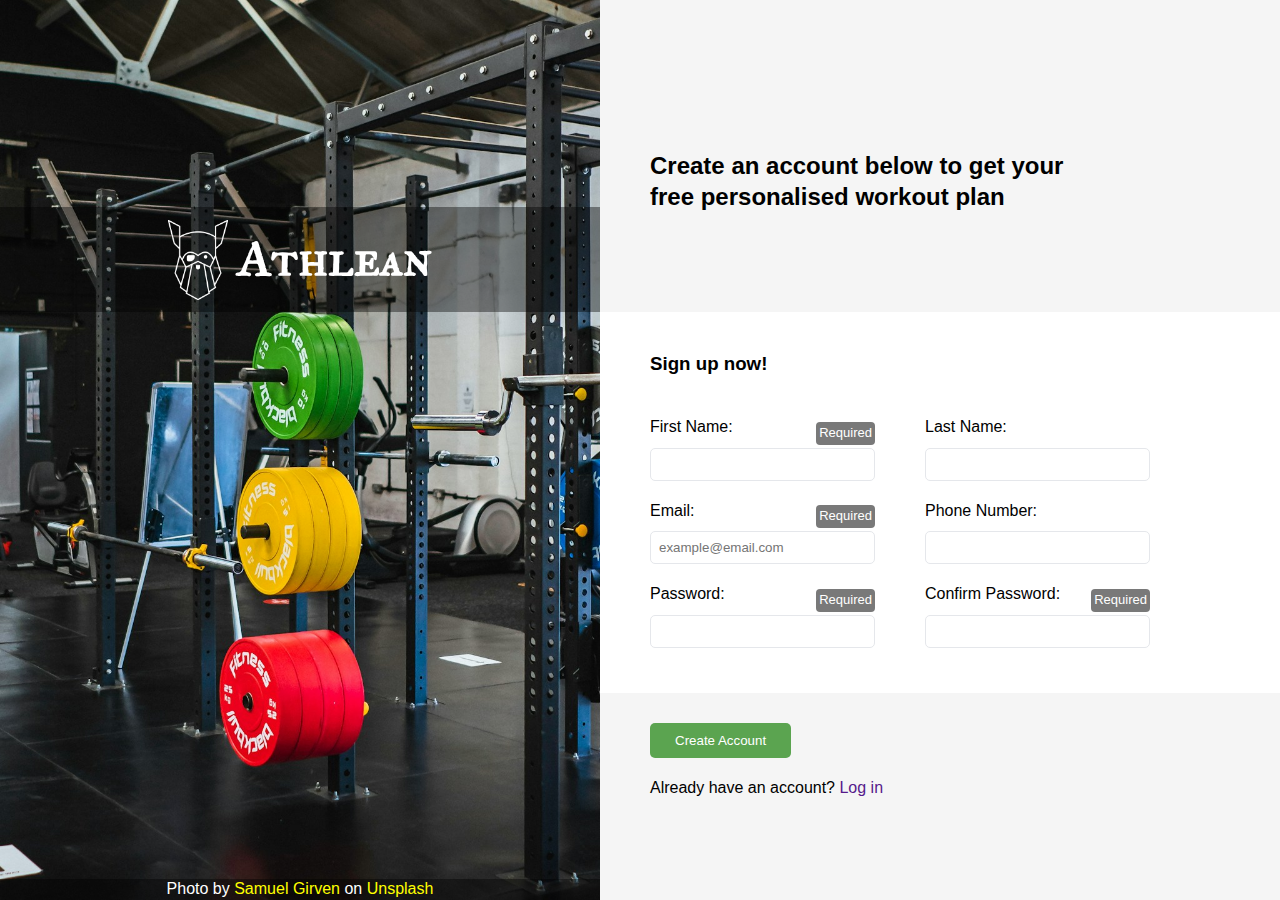
<file: index.html>
<!DOCTYPE html>
<html lang="en">
  <head>
    <meta charset="UTF-8" />
    <meta name="viewport" content="width=device-width, initial-scale=1.0" />
    <title>Sign-up Form</title>
    <link rel="stylesheet" href="styles.css" />
  </head>
  <body>
    <main>
      <div class="side-hero">
        <div class="logo-banner">
          <img src="images/logo.png" alt="Company logo" class="logo-image" />
          <h1>Athlean</h1>
        </div>
        <p class="credit-creator">
          Photo by
          <a
            href="https://unsplash.com/@samuelgirven?utm_content=creditCopyText&utm_medium=referral&utm_source=unsplash"
            >Samuel Girven</a
          >
          on
          <a
            href="https://unsplash.com/photos/black-and-yellow-exercise-equipments-2e4lbLTqPIo?utm_content=creditCopyText&utm_medium=referral&utm_source=unsplash"
            >Unsplash</a
          >
        </p>
      </div>

      <div class="form-section">
        <div class="header-section">
          <h2 class="header">
            Create an account below to get your free personalised workout plan
          </h2>
        </div>

        <div class="input-section">
          <h3>Sign up now!</h3>
          <form action="" method="post" id="form">
            <div class="form-row">
              <label for="first-name">First Name:</label>
              <input
                type="text"
                name="first-name"
                id="first-name"
                maxlength="30"
                required
              />
              <span></span>
            </div>
            <div class="form-row">
              <label for="last-name">Last Name:</label>
              <input
                type="text"
                name="last-name"
                id="last-name"
                maxlength="30"
              />
              <span></span>
            </div>
            <div class="form-row">
              <label for="email">Email:</label>
              <input
                type="email"
                name="email"
                id="email"
                placeholder="example@email.com"
                required
              />
              <span></span>
            </div>
            <div class="form-row">
              <label for="phone">Phone Number:</label>
              <input
                type="tel"
                name="phone"
                id="phone"
                maxlength="20"
                minlength="8"
              />
              <span></span>
            </div>
            <div class="form-row">
              <label for="passwd">Password:</label>
              <input
                type="password"
                name="passwd"
                id="passwd"
                pattern="(?=.*[0-9])(?=.*[a-z])(?=.*[A-Z])(?!.* ).{8,32}"
                title="Must be at least 8 characters long and contain at least one number and one capital letter"
                required
              />
              <span></span>
            </div>
            <div class="form-row">
              <label for="conf-passwd">Confirm Password:</label>
              <input
                type="password"
                name="conf-passwd"
                id="conf-passwd"
                pattern="(?=.*[0-9])(?=.*[a-z])(?=.*[A-Z])(?!.* ).{8,32}"
                title="Must be at least 8 characters long and contain at least one number and one capital letter"
                required
              />
              <span></span>
            </div>
          </form>
        </div>

        <div class="submit-section">
          <button type="submit" form="form">Create Account</button>
          <p>Already have an account? <a href="">Log in</a></p>
        </div>
      </div>
    </main>
  </body>
</html>
</file>
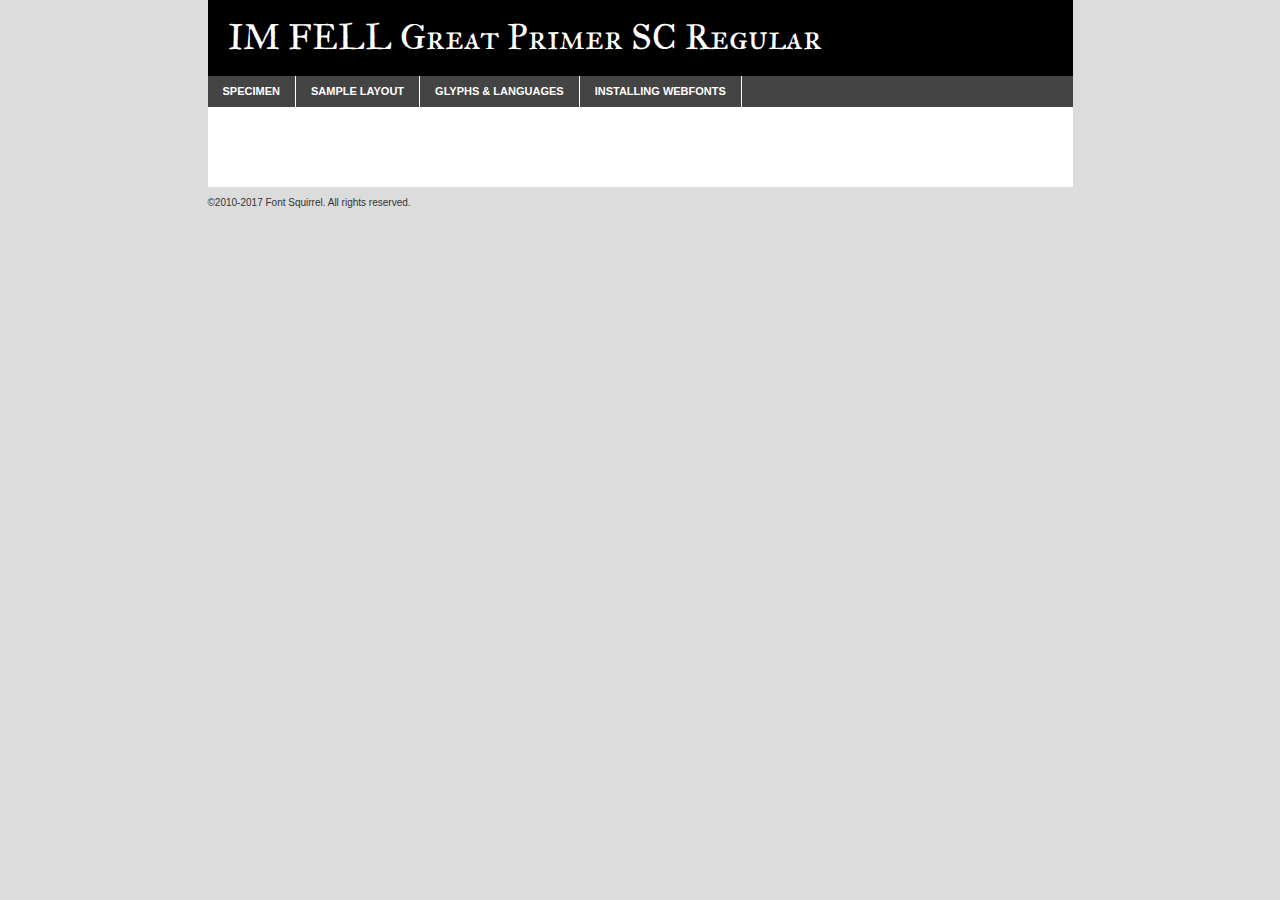
<file: font/imfellgreatprimersc-regular-demo.html>
<!DOCTYPE html PUBLIC "-//W3C//DTD XHTML 1.0 Transitional//EN"
        "http://www.w3.org/TR/xhtml1/DTD/xhtml1-transitional.dtd">

<html xmlns="http://www.w3.org/1999/xhtml" xml:lang="en" lang="en">
<head>
    <meta http-equiv="Content-Type" content="text/html; charset=utf-8"/>
    <script src="http://ajax.googleapis.com/ajax/libs/jquery/1.7.2/jquery.min.js" type="text/javascript" charset="utf-8"></script>
    <script type="text/javascript">
		(function($) {
			$.fn.easyTabs = function(option) {
				var param = jQuery.extend({ fadeSpeed: 'fast', defaultContent: 1, activeClass: 'active' }, option);
				$(this).each(function() {
					var thisId = '#' + this.id;
					if ( param.defaultContent == '' )
					{
						param.defaultContent = 1;
					}
					if ( typeof param.defaultContent == 'number' )
					{
						var defaultTab = $(thisId + ' .tabs li:eq(' + (param.defaultContent - 1) + ') a').attr('href').substr(1);
					}
					else
					{
						var defaultTab = param.defaultContent;
					}
					$(thisId + ' .tabs li a').each(function() {
						var tabToHide = $(this).attr('href').substr(1);
						$('#' + tabToHide).addClass('easytabs-tab-content');
					});
					hideAll();
					changeContent(defaultTab);

					function hideAll() {$(thisId + ' .easytabs-tab-content').hide();}

					function changeContent(tabId)
					{
						hideAll();
						$(thisId + ' .tabs li').removeClass(param.activeClass);
						$(thisId + ' .tabs li a[href=#' + tabId + ']').closest('li').addClass(param.activeClass);
						if ( param.fadeSpeed != 'none' )
						{
							$(thisId + ' #' + tabId).fadeIn(param.fadeSpeed);
						}
						else
						{
							$(thisId + ' #' + tabId).show();
						}
					}

					$(thisId + ' .tabs li').click(function() {
						var tabId = $(this).find('a').attr('href').substr(1);
						changeContent(tabId);
						return false;
					});
				});
			}
		})(jQuery);
    </script>
    <link rel="stylesheet" href="specimen_files/specimen_stylesheet.css" type="text/css" charset="utf-8"/>
    <link rel="stylesheet" href="stylesheet.css" type="text/css" charset="utf-8"/>

    <style type="text/css">
        		body {
			font-family: 'im_fell_great_primer_scRg';
        		}

            </style>

    <title>IM FELL Great Primer SC Regular Specimen</title>


    <script type="text/javascript" charset="utf-8">
		$(document).ready(function() {
			$('#container').easyTabs({ defaultContent: 1 });
		});
    </script>
</head>

<body>
<div id="container">
    <div id="header">
		IM FELL Great Primer SC Regular    </div>
    <ul class="tabs">
        <li><a href="#specimen">Specimen</a></li>
        <li><a href="#layout">Sample Layout</a></li>
		        <li><a href="#glyphs">Glyphs &amp; Languages</a></li>
        <li><a href="#installing">Installing Webfonts</a></li>

    </ul>

    <div id="main_content">


        <div id="specimen">

            <div class="section">
                <div class="grid12 firstcol">
                    <div class="huge">AaBb</div>
                </div>
            </div>

            <div class="section">
                <div class="glyph_range">A&#x200B;B&#x200b;C&#x200b;D&#x200b;E&#x200b;F&#x200b;G&#x200b;H&#x200b;I&#x200b;J&#x200b;K&#x200b;L&#x200b;M&#x200b;N&#x200b;O&#x200b;P&#x200b;Q&#x200b;R&#x200b;S&#x200b;T&#x200b;U&#x200b;V&#x200b;W&#x200b;X&#x200b;Y&#x200b;Z&#x200b;a&#x200b;b&#x200b;c&#x200b;d&#x200b;e&#x200b;f&#x200b;g&#x200b;h&#x200b;i&#x200b;j&#x200b;k&#x200b;l&#x200b;m&#x200b;n&#x200b;o&#x200b;p&#x200b;q&#x200b;r&#x200b;s&#x200b;t&#x200b;u&#x200b;v&#x200b;w&#x200b;x&#x200b;y&#x200b;z&#x200b;1&#x200b;2&#x200b;3&#x200b;4&#x200b;5&#x200b;6&#x200b;7&#x200b;8&#x200b;9&#x200b;0&#x200b;&amp;&#x200b;.&#x200b;,&#x200b;?&#x200b;!&#x200b;&#64;&#x200b;(&#x200b;)&#x200b;#&#x200b;$&#x200b;%&#x200b;*&#x200b;+&#x200b;-&#x200b;=&#x200b;:&#x200b;;</div>
            </div>
            <div class="section">
                <div class="grid12 firstcol">
                    <table class="sample_table">
                        <tr>
                            <td>10</td>
                            <td class="size10">abcdefghijklmnopqrstuvwxyzABCDEFGHIJKLMNOPQRSTUVWXYZ0123456789abcdefghijklmnopqrstuvwxyzABCDEFGHIJKLMNOPQRSTUVWXYZ0123456789abcdefghijklmnopqrstuvwxyzABCDEFGHIJKLMNOPQRSTUVWXYZ</td>
                        </tr>
                        <tr>
                            <td>11</td>
                            <td class="size11">abcdefghijklmnopqrstuvwxyzABCDEFGHIJKLMNOPQRSTUVWXYZ0123456789abcdefghijklmnopqrstuvwxyzABCDEFGHIJKLMNOPQRSTUVWXYZ0123456789abcdefghijklmnopqrstuvwxyzABCDEFGHIJKLMNOPQRSTUVWXYZ</td>
                        </tr>
                        <tr>
                            <td>12</td>
                            <td class="size12">abcdefghijklmnopqrstuvwxyzABCDEFGHIJKLMNOPQRSTUVWXYZ0123456789abcdefghijklmnopqrstuvwxyzABCDEFGHIJKLMNOPQRSTUVWXYZ0123456789abcdefghijklmnopqrstuvwxyzABCDEFGHIJKLMNOPQRSTUVWXYZ</td>
                        </tr>
                        <tr>
                            <td>13</td>
                            <td class="size13">abcdefghijklmnopqrstuvwxyzABCDEFGHIJKLMNOPQRSTUVWXYZ0123456789abcdefghijklmnopqrstuvwxyzABCDEFGHIJKLMNOPQRSTUVWXYZ0123456789abcdefghijklmnopqrstuvwxyzABCDEFGHIJKLMNOPQRSTUVWXYZ</td>
                        </tr>
                        <tr>
                            <td>14</td>
                            <td class="size14">abcdefghijklmnopqrstuvwxyzABCDEFGHIJKLMNOPQRSTUVWXYZ0123456789abcdefghijklmnopqrstuvwxyzABCDEFGHIJKLMNOPQRSTUVWXYZ0123456789abcdefghijklmnopqrstuvwxyzABCDEFGHIJKLMNOPQRSTUVWXYZ</td>
                        </tr>
                        <tr>
                            <td>16</td>
                            <td class="size16">abcdefghijklmnopqrstuvwxyzABCDEFGHIJKLMNOPQRSTUVWXYZ0123456789abcdefghijklmnopqrstuvwxyzABCDEFGHIJKLMNOPQRSTUVWXYZ</td>
                        </tr>
                        <tr>
                            <td>18</td>
                            <td class="size18">abcdefghijklmnopqrstuvwxyzABCDEFGHIJKLMNOPQRSTUVWXYZ0123456789abcdefghijklmnopqrstuvwxyzABCDEFGHIJKLMNOPQRSTUVWXYZ</td>
                        </tr>
                        <tr>
                            <td>20</td>
                            <td class="size20">abcdefghijklmnopqrstuvwxyzABCDEFGHIJKLMNOPQRSTUVWXYZ0123456789abcdefghijklmnopqrstuvwxyzABCDEFGHIJKLMNOPQRSTUVWXYZ</td>
                        </tr>
                        <tr>
                            <td>24</td>
                            <td class="size24">abcdefghijklmnopqrstuvwxyzABCDEFGHIJKLMNOPQRSTUVWXYZ0123456789abcdefghijklmnopqrstuvwxyzABCDEFGHIJKLMNOPQRSTUVWXYZ</td>
                        </tr>
                        <tr>
                            <td>30</td>
                            <td class="size30">abcdefghijklmnopqrstuvwxyzABCDEFGHIJKLMNOPQRSTUVWXYZ0123456789abcdefghijklmnopqrstuvwxyzABCDEFGHIJKLMNOPQRSTUVWXYZ</td>
                        </tr>
                        <tr>
                            <td>36</td>
                            <td class="size36">abcdefghijklmnopqrstuvwxyzABCDEFGHIJKLMNOPQRSTUVWXYZ0123456789abcdefghijklmnopqrstuvwxyzABCDEFGHIJKLMNOPQRSTUVWXYZ</td>
                        </tr>
                        <tr>
                            <td>48</td>
                            <td class="size48">abcdefghijklmnopqrstuvwxyzABCDEFGHIJKLMNOPQRSTUVWXYZ0123456789abcdefghijklmnopqrstuvwxyzABCDEFGHIJKLMNOPQRSTUVWXYZ</td>
                        </tr>
                        <tr>
                            <td>60</td>
                            <td class="size60">abcdefghijklmnopqrstuvwxyzABCDEFGHIJKLMNOPQRSTUVWXYZ0123456789abcdefghijklmnopqrstuvwxyzABCDEFGHIJKLMNOPQRSTUVWXYZ</td>
                        </tr>
                        <tr>
                            <td>72</td>
                            <td class="size72">abcdefghijklmnopqrstuvwxyzABCDEFGHIJKLMNOPQRSTUVWXYZ0123456789abcdefghijklmnopqrstuvwxyzABCDEFGHIJKLMNOPQRSTUVWXYZ</td>
                        </tr>
                        <tr>
                            <td>90</td>
                            <td class="size90">abcdefghijklmnopqrstuvwxyzABCDEFGHIJKLMNOPQRSTUVWXYZ0123456789abcdefghijklmnopqrstuvwxyzABCDEFGHIJKLMNOPQRSTUVWXYZ</td>
                        </tr>
                    </table>

                </div>

            </div>


            <div class="section" id="bodycomparison">


                <div id="xheight">
                    <div class="fontbody">&#x25FC;&#x25FC;&#x25FC;&#x25FC;&#x25FC;&#x25FC;&#x25FC;&#x25FC;&#x25FC;&#x25FC;&#x25FC;&#x25FC;&#x25FC;&#x25FC;&#x25FC;&#x25FC;&#x25FC;&#x25FC;&#x25FC;&#x25FC;&#x25FC;&#x25FC;&#x25FC;&#x25FC;&#x25FC;&#x25FC;&#x25FC;&#x25FC;&#x25FC;&#x25FC;&#x25FC;&#x25FC;&#x25FC;&#x25FC;&#x25FC;&#x25FC;&#x25FC;&#x25FC;&#x25FC;&#x25FC;&#x25FC;&#x25FC;&#x25FC;&#x25FC;&#x25FC;&#x25FC;&#x25FC;&#x25FC;&#x25FC;&#x25FC;&#x25FC;&#x25FC;&#x25FC;&#x25FC;&#x25FC;&#x25FC;&#x25FC;&#x25FC;&#x25FC;&#x25FC;&#x25FC;&#x25FC;&#x25FC;&#x25FC;&#x25FC;&#x25FC;&#x25FC;&#x25FC;&#x25FC;&#x25FC;&#x25FC;&#x25FC;&#x25FC;&#x25FC;&#x25FC;&#x25FC;&#x25FC;&#x25FC;&#x25FC;&#x25FC;&#x25FC;&#x25FC;&#x25FC;&#x25FC;&#x25FC;&#x25FC;&#x25FC;&#x25FC;&#x25FC;&#x25FC;&#x25FC;&#x25FC;&#x25FC;&#x25FC;&#x25FC;&#x25FC;&#x25FC;&#x25FC;&#x25FC;body</div>
                    <div class="arialbody">body</div>
                    <div class="verdanabody">body</div>
                    <div class="georgiabody">body</div>
                </div>
                <div class="fontbody" style="z-index:1">
                    body<span>IM FELL Great Primer SC Regular</span>
                </div>
                <div class="arialbody" style="z-index:1">
                    body<span>Arial</span>
                </div>
                <div class="verdanabody" style="z-index:1">
                    body<span>Verdana</span>
                </div>
                <div class="georgiabody" style="z-index:1">
                    body<span>Georgia</span>
                </div>


            </div>


            <div class="section psample psample_row1" id="">

                <div class="grid2 firstcol">
                    <p class="size10"><span>10.</span>Aenean lacinia bibendum nulla sed consectetur. Fusce dapibus, tellus ac cursus commodo, tortor mauris condimentum nibh, ut fermentum massa justo sit amet risus. Nullam id dolor id nibh ultricies vehicula ut id elit. Cum sociis natoque penatibus et magnis dis parturient montes, nascetur ridiculus mus. Nulla vitae elit libero, a pharetra augue.</p>

                </div>
                <div class="grid3">
                    <p class="size11"><span>11.</span>Aenean lacinia bibendum nulla sed consectetur. Fusce dapibus, tellus ac cursus commodo, tortor mauris condimentum nibh, ut fermentum massa justo sit amet risus. Nullam id dolor id nibh ultricies vehicula ut id elit. Cum sociis natoque penatibus et magnis dis parturient montes, nascetur ridiculus mus. Nulla vitae elit libero, a pharetra augue.</p>

                </div>
                <div class="grid3">
                    <p class="size12"><span>12.</span>Aenean lacinia bibendum nulla sed consectetur. Fusce dapibus, tellus ac cursus commodo, tortor mauris condimentum nibh, ut fermentum massa justo sit amet risus. Nullam id dolor id nibh ultricies vehicula ut id elit. Cum sociis natoque penatibus et magnis dis parturient montes, nascetur ridiculus mus. Nulla vitae elit libero, a pharetra augue.</p>

                </div>
                <div class="grid4">
                    <p class="size13"><span>13.</span>Aenean lacinia bibendum nulla sed consectetur. Fusce dapibus, tellus ac cursus commodo, tortor mauris condimentum nibh, ut fermentum massa justo sit amet risus. Nullam id dolor id nibh ultricies vehicula ut id elit. Cum sociis natoque penatibus et magnis dis parturient montes, nascetur ridiculus mus. Nulla vitae elit libero, a pharetra augue.</p>

                </div>
                <div class="white_blend"></div>

            </div>
            <div class="section psample psample_row2" id="">
                <div class="grid3 firstcol">
                    <p class="size14"><span>14.</span>Aenean lacinia bibendum nulla sed consectetur. Fusce dapibus, tellus ac cursus commodo, tortor mauris condimentum nibh, ut fermentum massa justo sit amet risus. Nullam id dolor id nibh ultricies vehicula ut id elit. Cum sociis natoque penatibus et magnis dis parturient montes, nascetur ridiculus mus. Nulla vitae elit libero, a pharetra augue.</p>

                </div>
                <div class="grid4">
                    <p class="size16"><span>16.</span>Aenean lacinia bibendum nulla sed consectetur. Fusce dapibus, tellus ac cursus commodo, tortor mauris condimentum nibh, ut fermentum massa justo sit amet risus. Nullam id dolor id nibh ultricies vehicula ut id elit. Cum sociis natoque penatibus et magnis dis parturient montes, nascetur ridiculus mus. Nulla vitae elit libero, a pharetra augue.</p>

                </div>
                <div class="grid5">
                    <p class="size18"><span>18.</span>Aenean lacinia bibendum nulla sed consectetur. Fusce dapibus, tellus ac cursus commodo, tortor mauris condimentum nibh, ut fermentum massa justo sit amet risus. Nullam id dolor id nibh ultricies vehicula ut id elit. Cum sociis natoque penatibus et magnis dis parturient montes, nascetur ridiculus mus. Nulla vitae elit libero, a pharetra augue.</p>

                </div>

                <div class="white_blend"></div>

            </div>

            <div class="section psample psample_row3" id="">
                <div class="grid5 firstcol">
                    <p class="size20"><span>20.</span>Aenean lacinia bibendum nulla sed consectetur. Fusce dapibus, tellus ac cursus commodo, tortor mauris condimentum nibh, ut fermentum massa justo sit amet risus. Nullam id dolor id nibh ultricies vehicula ut id elit. Cum sociis natoque penatibus et magnis dis parturient montes, nascetur ridiculus mus. Nulla vitae elit libero, a pharetra augue.</p>
                </div>
                <div class="grid7">
                    <p class="size24"><span>24.</span>Aenean lacinia bibendum nulla sed consectetur. Fusce dapibus, tellus ac cursus commodo, tortor mauris condimentum nibh, ut fermentum massa justo sit amet risus. Nullam id dolor id nibh ultricies vehicula ut id elit. Cum sociis natoque penatibus et magnis dis parturient montes, nascetur ridiculus mus. Nulla vitae elit libero, a pharetra augue.</p>
                </div>

                <div class="white_blend"></div>

            </div>

            <div class="section psample psample_row4" id="">
                <div class="grid12 firstcol">
                    <p class="size30"><span>30.</span>Aenean lacinia bibendum nulla sed consectetur. Fusce dapibus, tellus ac cursus commodo, tortor mauris condimentum nibh, ut fermentum massa justo sit amet risus. Nullam id dolor id nibh ultricies vehicula ut id elit. Cum sociis natoque penatibus et magnis dis parturient montes, nascetur ridiculus mus. Nulla vitae elit libero, a pharetra augue.</p>
                </div>
                <div class="white_blend"></div>

            </div>


            <div class="section psample psample_row1 fullreverse">
                <div class="grid2 firstcol">
                    <p class="size10"><span>10.</span>Aenean lacinia bibendum nulla sed consectetur. Fusce dapibus, tellus ac cursus commodo, tortor mauris condimentum nibh, ut fermentum massa justo sit amet risus. Nullam id dolor id nibh ultricies vehicula ut id elit. Cum sociis natoque penatibus et magnis dis parturient montes, nascetur ridiculus mus. Nulla vitae elit libero, a pharetra augue.</p>

                </div>
                <div class="grid3">
                    <p class="size11"><span>11.</span>Aenean lacinia bibendum nulla sed consectetur. Fusce dapibus, tellus ac cursus commodo, tortor mauris condimentum nibh, ut fermentum massa justo sit amet risus. Nullam id dolor id nibh ultricies vehicula ut id elit. Cum sociis natoque penatibus et magnis dis parturient montes, nascetur ridiculus mus. Nulla vitae elit libero, a pharetra augue.</p>

                </div>
                <div class="grid3">
                    <p class="size12"><span>12.</span>Aenean lacinia bibendum nulla sed consectetur. Fusce dapibus, tellus ac cursus commodo, tortor mauris condimentum nibh, ut fermentum massa justo sit amet risus. Nullam id dolor id nibh ultricies vehicula ut id elit. Cum sociis natoque penatibus et magnis dis parturient montes, nascetur ridiculus mus. Nulla vitae elit libero, a pharetra augue.</p>

                </div>
                <div class="grid4">
                    <p class="size13"><span>13.</span>Aenean lacinia bibendum nulla sed consectetur. Fusce dapibus, tellus ac cursus commodo, tortor mauris condimentum nibh, ut fermentum massa justo sit amet risus. Nullam id dolor id nibh ultricies vehicula ut id elit. Cum sociis natoque penatibus et magnis dis parturient montes, nascetur ridiculus mus. Nulla vitae elit libero, a pharetra augue.</p>

                </div>
                <div class="black_blend"></div>

            </div>

            <div class="section psample psample_row2 fullreverse">
                <div class="grid3 firstcol">
                    <p class="size14"><span>14.</span>Aenean lacinia bibendum nulla sed consectetur. Fusce dapibus, tellus ac cursus commodo, tortor mauris condimentum nibh, ut fermentum massa justo sit amet risus. Nullam id dolor id nibh ultricies vehicula ut id elit. Cum sociis natoque penatibus et magnis dis parturient montes, nascetur ridiculus mus. Nulla vitae elit libero, a pharetra augue.</p>

                </div>
                <div class="grid4">
                    <p class="size16"><span>16.</span>Aenean lacinia bibendum nulla sed consectetur. Fusce dapibus, tellus ac cursus commodo, tortor mauris condimentum nibh, ut fermentum massa justo sit amet risus. Nullam id dolor id nibh ultricies vehicula ut id elit. Cum sociis natoque penatibus et magnis dis parturient montes, nascetur ridiculus mus. Nulla vitae elit libero, a pharetra augue.</p>

                </div>
                <div class="grid5">
                    <p class="size18"><span>18.</span>Aenean lacinia bibendum nulla sed consectetur. Fusce dapibus, tellus ac cursus commodo, tortor mauris condimentum nibh, ut fermentum massa justo sit amet risus. Nullam id dolor id nibh ultricies vehicula ut id elit. Cum sociis natoque penatibus et magnis dis parturient montes, nascetur ridiculus mus. Nulla vitae elit libero, a pharetra augue.</p>

                </div>
                <div class="black_blend"></div>

            </div>

            <div class="section psample fullreverse psample_row3" id="">
                <div class="grid5 firstcol">
                    <p class="size20"><span>20.</span>Aenean lacinia bibendum nulla sed consectetur. Fusce dapibus, tellus ac cursus commodo, tortor mauris condimentum nibh, ut fermentum massa justo sit amet risus. Nullam id dolor id nibh ultricies vehicula ut id elit. Cum sociis natoque penatibus et magnis dis parturient montes, nascetur ridiculus mus. Nulla vitae elit libero, a pharetra augue.</p>
                </div>
                <div class="grid7">
                    <p class="size24"><span>24.</span>Aenean lacinia bibendum nulla sed consectetur. Fusce dapibus, tellus ac cursus commodo, tortor mauris condimentum nibh, ut fermentum massa justo sit amet risus. Nullam id dolor id nibh ultricies vehicula ut id elit. Cum sociis natoque penatibus et magnis dis parturient montes, nascetur ridiculus mus. Nulla vitae elit libero, a pharetra augue.</p>
                </div>

                <div class="black_blend"></div>

            </div>

            <div class="section psample fullreverse psample_row4" id="" style="border-bottom: 20px #000 solid;">
                <div class="grid12 firstcol">
                    <p class="size30"><span>30.</span>Aenean lacinia bibendum nulla sed consectetur. Fusce dapibus, tellus ac cursus commodo, tortor mauris condimentum nibh, ut fermentum massa justo sit amet risus. Nullam id dolor id nibh ultricies vehicula ut id elit. Cum sociis natoque penatibus et magnis dis parturient montes, nascetur ridiculus mus. Nulla vitae elit libero, a pharetra augue.</p>
                </div>
                <div class="black_blend"></div>

            </div>


        </div>

        <div id="layout">

            <div class="section">

                <div class="grid12 firstcol">
                    <h1>Lorem Ipsum Dolor</h1>
                    <h2>Etiam porta sem malesuada magna mollis euismod</h2>

                    <p class="byline">By <a href="#link">Aenean Lacinia</a></p>
                </div>
            </div>
            <div class="section">
                <div class="grid8 firstcol">
                    <p class="large">Donec sed odio dui. Morbi leo risus, porta ac consectetur ac, vestibulum at eros. Fusce dapibus, tellus ac cursus commodo, tortor mauris condimentum nibh, ut fermentum massa justo sit amet risus. </p>


                    <h3>Pellentesque ornare sem</h3>

                    <p>Maecenas sed diam eget risus varius blandit sit amet non magna. Maecenas faucibus mollis interdum. Donec ullamcorper nulla non metus auctor fringilla. Nullam id dolor id nibh ultricies vehicula ut id elit. Nullam id dolor id nibh ultricies vehicula ut id elit. </p>

                    <p>Aenean eu leo quam. Pellentesque ornare sem lacinia quam venenatis vestibulum. Lorem ipsum dolor sit amet, consectetur adipiscing elit. Cum sociis natoque penatibus et magnis dis parturient montes, nascetur ridiculus mus. </p>

                    <p>Nulla vitae elit libero, a pharetra augue. Praesent commodo cursus magna, vel scelerisque nisl consectetur et. Aenean lacinia bibendum nulla sed consectetur. </p>

                    <p>Nullam quis risus eget urna mollis ornare vel eu leo. Nullam quis risus eget urna mollis ornare vel eu leo. Maecenas sed diam eget risus varius blandit sit amet non magna. Donec ullamcorper nulla non metus auctor fringilla. </p>

                    <h3>Cras mattis consectetur</h3>

                    <p>Aenean eu leo quam. Pellentesque ornare sem lacinia quam venenatis vestibulum. Aenean lacinia bibendum nulla sed consectetur. Integer posuere erat a ante venenatis dapibus posuere velit aliquet. Cras mattis consectetur purus sit amet fermentum. </p>

                    <p>Nullam id dolor id nibh ultricies vehicula ut id elit. Nullam quis risus eget urna mollis ornare vel eu leo. Cras mattis consectetur purus sit amet fermentum.</p>
                </div>

                <div class="grid4 sidebar">

                    <div class="box reverse">
                        <p class="last">Nullam quis risus eget urna mollis ornare vel eu leo. Donec ullamcorper nulla non metus auctor fringilla. Cras mattis consectetur purus sit amet fermentum. Sed posuere consectetur est at lobortis. Lorem ipsum dolor sit amet, consectetur adipiscing elit. </p>
                    </div>

                    <p class="caption">Maecenas sed diam eget risus varius.</p>

                    <p>Vestibulum id ligula porta felis euismod semper. Integer posuere erat a ante venenatis dapibus posuere velit aliquet. Vestibulum id ligula porta felis euismod semper. Sed posuere consectetur est at lobortis. Maecenas sed diam eget risus varius blandit sit amet non magna. Fusce dapibus, tellus ac cursus commodo, tortor mauris condimentum nibh, ut fermentum massa justo sit amet risus. </p>


                    <p>Duis mollis, est non commodo luctus, nisi erat porttitor ligula, eget lacinia odio sem nec elit. Aenean lacinia bibendum nulla sed consectetur. Vivamus sagittis lacus vel augue laoreet rutrum faucibus dolor auctor. Aenean lacinia bibendum nulla sed consectetur. Nullam quis risus eget urna mollis ornare vel eu leo. </p>

                    <p>Praesent commodo cursus magna, vel scelerisque nisl consectetur et. Donec ullamcorper nulla non metus auctor fringilla. Maecenas faucibus mollis interdum. Fusce dapibus, tellus ac cursus commodo, tortor mauris condimentum nibh, ut fermentum massa justo sit amet risus. </p>

                </div>
            </div>

        </div>


		

        <div id="glyphs">
            <div class="section">
                <div class="grid12 firstcol">

                    <h1>Language Support</h1>
                    <p>The subset of IM FELL Great Primer SC Regular in this kit supports the following languages:<br/>

						Albanian, Basque, Breton, Chamorro, Danish, Dutch, English, Faroese, Finnish, French, Frisian, Galician, German, Icelandic, Italian, Malagasy, Norwegian, Portuguese, Spanish, Alsatian, Aragonese, Arapaho, Arrernte, Asturian, Aymara, Bislama, Cebuano, Corsican, Fijian, French_creole, Genoese, Gilbertese, Greenlandic, Haitian_creole, Hiligaynon, Hmong, Hopi, Ibanag, Iloko_ilokano, Indonesian, Interglossa_glosa, Interlingua, Irish_gaelic, Jerriais, Lojban, Lombard, Luxembourgeois, Manx, Mohawk, Norfolk_pitcairnese, Occitan, Oromo, Pangasinan, Papiamento, Piedmontese, Potawatomi, Rhaeto-romance, Romansh, Rotokas, Sami_lule, Samoan, Sardinian, Scots_gaelic, Seychelles_creole, Shona, Sicilian, Somali, Southern_ndebele, Swahili, Swati_swazi, Tagalog_filipino_pilipino, Tetum, Tok_pisin, Uyghur_latinized, Volapuk, Walloon, Warlpiri, Xhosa, Yapese, Zulu, Latinbasic, Ubasic, Demo                    </p>
                    <h1>Glyph Chart</h1>
                    <p>The subset of IM FELL Great Primer SC Regular in this kit includes all the glyphs listed below. Unicode entities are included above each glyph to help you insert individual characters into your layout.</p>
                    <div id="glyph_chart">

																				                                <div><p>&amp;#13;</p>&#13;</div>
																				                                <div><p>&amp;#32;</p>&#32;</div>
																				                                <div><p>&amp;#33;</p>&#33;</div>
																				                                <div><p>&amp;#34;</p>&#34;</div>
																				                                <div><p>&amp;#35;</p>&#35;</div>
																				                                <div><p>&amp;#36;</p>&#36;</div>
																				                                <div><p>&amp;#37;</p>&#37;</div>
																				                                <div><p>&amp;#38;</p>&#38;</div>
																				                                <div><p>&amp;#39;</p>&#39;</div>
																				                                <div><p>&amp;#40;</p>&#40;</div>
																				                                <div><p>&amp;#41;</p>&#41;</div>
																				                                <div><p>&amp;#42;</p>&#42;</div>
																				                                <div><p>&amp;#43;</p>&#43;</div>
																				                                <div><p>&amp;#44;</p>&#44;</div>
																				                                <div><p>&amp;#45;</p>&#45;</div>
																				                                <div><p>&amp;#46;</p>&#46;</div>
																				                                <div><p>&amp;#47;</p>&#47;</div>
																				                                <div><p>&amp;#48;</p>&#48;</div>
																				                                <div><p>&amp;#49;</p>&#49;</div>
																				                                <div><p>&amp;#50;</p>&#50;</div>
																				                                <div><p>&amp;#51;</p>&#51;</div>
																				                                <div><p>&amp;#52;</p>&#52;</div>
																				                                <div><p>&amp;#53;</p>&#53;</div>
																				                                <div><p>&amp;#54;</p>&#54;</div>
																				                                <div><p>&amp;#55;</p>&#55;</div>
																				                                <div><p>&amp;#56;</p>&#56;</div>
																				                                <div><p>&amp;#57;</p>&#57;</div>
																				                                <div><p>&amp;#58;</p>&#58;</div>
																				                                <div><p>&amp;#59;</p>&#59;</div>
																				                                <div><p>&amp;#60;</p>&#60;</div>
																				                                <div><p>&amp;#61;</p>&#61;</div>
																				                                <div><p>&amp;#62;</p>&#62;</div>
																				                                <div><p>&amp;#63;</p>&#63;</div>
																				                                <div><p>&amp;#64;</p>&#64;</div>
																				                                <div><p>&amp;#65;</p>&#65;</div>
																				                                <div><p>&amp;#66;</p>&#66;</div>
																				                                <div><p>&amp;#67;</p>&#67;</div>
																				                                <div><p>&amp;#68;</p>&#68;</div>
																				                                <div><p>&amp;#69;</p>&#69;</div>
																				                                <div><p>&amp;#70;</p>&#70;</div>
																				                                <div><p>&amp;#71;</p>&#71;</div>
																				                                <div><p>&amp;#72;</p>&#72;</div>
																				                                <div><p>&amp;#73;</p>&#73;</div>
																				                                <div><p>&amp;#74;</p>&#74;</div>
																				                                <div><p>&amp;#75;</p>&#75;</div>
																				                                <div><p>&amp;#76;</p>&#76;</div>
																				                                <div><p>&amp;#77;</p>&#77;</div>
																				                                <div><p>&amp;#78;</p>&#78;</div>
																				                                <div><p>&amp;#79;</p>&#79;</div>
																				                                <div><p>&amp;#80;</p>&#80;</div>
																				                                <div><p>&amp;#81;</p>&#81;</div>
																				                                <div><p>&amp;#82;</p>&#82;</div>
																				                                <div><p>&amp;#83;</p>&#83;</div>
																				                                <div><p>&amp;#84;</p>&#84;</div>
																				                                <div><p>&amp;#85;</p>&#85;</div>
																				                                <div><p>&amp;#86;</p>&#86;</div>
																				                                <div><p>&amp;#87;</p>&#87;</div>
																				                                <div><p>&amp;#88;</p>&#88;</div>
																				                                <div><p>&amp;#89;</p>&#89;</div>
																				                                <div><p>&amp;#90;</p>&#90;</div>
																				                                <div><p>&amp;#91;</p>&#91;</div>
																				                                <div><p>&amp;#92;</p>&#92;</div>
																				                                <div><p>&amp;#93;</p>&#93;</div>
																				                                <div><p>&amp;#94;</p>&#94;</div>
																				                                <div><p>&amp;#95;</p>&#95;</div>
																				                                <div><p>&amp;#96;</p>&#96;</div>
																				                                <div><p>&amp;#97;</p>&#97;</div>
																				                                <div><p>&amp;#98;</p>&#98;</div>
																				                                <div><p>&amp;#99;</p>&#99;</div>
																				                                <div><p>&amp;#100;</p>&#100;</div>
																				                                <div><p>&amp;#101;</p>&#101;</div>
																				                                <div><p>&amp;#102;</p>&#102;</div>
																				                                <div><p>&amp;#103;</p>&#103;</div>
																				                                <div><p>&amp;#104;</p>&#104;</div>
																				                                <div><p>&amp;#105;</p>&#105;</div>
																				                                <div><p>&amp;#106;</p>&#106;</div>
																				                                <div><p>&amp;#107;</p>&#107;</div>
																				                                <div><p>&amp;#108;</p>&#108;</div>
																				                                <div><p>&amp;#109;</p>&#109;</div>
																				                                <div><p>&amp;#110;</p>&#110;</div>
																				                                <div><p>&amp;#111;</p>&#111;</div>
																				                                <div><p>&amp;#112;</p>&#112;</div>
																				                                <div><p>&amp;#113;</p>&#113;</div>
																				                                <div><p>&amp;#114;</p>&#114;</div>
																				                                <div><p>&amp;#115;</p>&#115;</div>
																				                                <div><p>&amp;#116;</p>&#116;</div>
																				                                <div><p>&amp;#117;</p>&#117;</div>
																				                                <div><p>&amp;#118;</p>&#118;</div>
																				                                <div><p>&amp;#119;</p>&#119;</div>
																				                                <div><p>&amp;#120;</p>&#120;</div>
																				                                <div><p>&amp;#121;</p>&#121;</div>
																				                                <div><p>&amp;#122;</p>&#122;</div>
																				                                <div><p>&amp;#123;</p>&#123;</div>
																				                                <div><p>&amp;#124;</p>&#124;</div>
																				                                <div><p>&amp;#125;</p>&#125;</div>
																				                                <div><p>&amp;#126;</p>&#126;</div>
																				                                <div><p>&amp;#160;</p>&#160;</div>
																				                                <div><p>&amp;#161;</p>&#161;</div>
																				                                <div><p>&amp;#162;</p>&#162;</div>
																				                                <div><p>&amp;#163;</p>&#163;</div>
																				                                <div><p>&amp;#164;</p>&#164;</div>
																				                                <div><p>&amp;#165;</p>&#165;</div>
																				                                <div><p>&amp;#166;</p>&#166;</div>
																				                                <div><p>&amp;#167;</p>&#167;</div>
																				                                <div><p>&amp;#168;</p>&#168;</div>
																				                                <div><p>&amp;#169;</p>&#169;</div>
																				                                <div><p>&amp;#170;</p>&#170;</div>
																				                                <div><p>&amp;#171;</p>&#171;</div>
																				                                <div><p>&amp;#172;</p>&#172;</div>
																				                                <div><p>&amp;#173;</p>&#173;</div>
																				                                <div><p>&amp;#174;</p>&#174;</div>
																				                                <div><p>&amp;#175;</p>&#175;</div>
																				                                <div><p>&amp;#176;</p>&#176;</div>
																				                                <div><p>&amp;#177;</p>&#177;</div>
																				                                <div><p>&amp;#178;</p>&#178;</div>
																				                                <div><p>&amp;#179;</p>&#179;</div>
																				                                <div><p>&amp;#180;</p>&#180;</div>
																				                                <div><p>&amp;#181;</p>&#181;</div>
																				                                <div><p>&amp;#182;</p>&#182;</div>
																				                                <div><p>&amp;#183;</p>&#183;</div>
																				                                <div><p>&amp;#184;</p>&#184;</div>
																				                                <div><p>&amp;#185;</p>&#185;</div>
																				                                <div><p>&amp;#186;</p>&#186;</div>
																				                                <div><p>&amp;#187;</p>&#187;</div>
																				                                <div><p>&amp;#188;</p>&#188;</div>
																				                                <div><p>&amp;#189;</p>&#189;</div>
																				                                <div><p>&amp;#190;</p>&#190;</div>
																				                                <div><p>&amp;#191;</p>&#191;</div>
																				                                <div><p>&amp;#192;</p>&#192;</div>
																				                                <div><p>&amp;#193;</p>&#193;</div>
																				                                <div><p>&amp;#194;</p>&#194;</div>
																				                                <div><p>&amp;#195;</p>&#195;</div>
																				                                <div><p>&amp;#196;</p>&#196;</div>
																				                                <div><p>&amp;#197;</p>&#197;</div>
																				                                <div><p>&amp;#198;</p>&#198;</div>
																				                                <div><p>&amp;#199;</p>&#199;</div>
																				                                <div><p>&amp;#200;</p>&#200;</div>
																				                                <div><p>&amp;#201;</p>&#201;</div>
																				                                <div><p>&amp;#202;</p>&#202;</div>
																				                                <div><p>&amp;#203;</p>&#203;</div>
																				                                <div><p>&amp;#204;</p>&#204;</div>
																				                                <div><p>&amp;#205;</p>&#205;</div>
																				                                <div><p>&amp;#206;</p>&#206;</div>
																				                                <div><p>&amp;#207;</p>&#207;</div>
																				                                <div><p>&amp;#208;</p>&#208;</div>
																				                                <div><p>&amp;#209;</p>&#209;</div>
																				                                <div><p>&amp;#210;</p>&#210;</div>
																				                                <div><p>&amp;#211;</p>&#211;</div>
																				                                <div><p>&amp;#212;</p>&#212;</div>
																				                                <div><p>&amp;#213;</p>&#213;</div>
																				                                <div><p>&amp;#214;</p>&#214;</div>
																				                                <div><p>&amp;#215;</p>&#215;</div>
																				                                <div><p>&amp;#216;</p>&#216;</div>
																				                                <div><p>&amp;#217;</p>&#217;</div>
																				                                <div><p>&amp;#218;</p>&#218;</div>
																				                                <div><p>&amp;#219;</p>&#219;</div>
																				                                <div><p>&amp;#220;</p>&#220;</div>
																				                                <div><p>&amp;#221;</p>&#221;</div>
																				                                <div><p>&amp;#222;</p>&#222;</div>
																				                                <div><p>&amp;#223;</p>&#223;</div>
																				                                <div><p>&amp;#224;</p>&#224;</div>
																				                                <div><p>&amp;#225;</p>&#225;</div>
																				                                <div><p>&amp;#226;</p>&#226;</div>
																				                                <div><p>&amp;#227;</p>&#227;</div>
																				                                <div><p>&amp;#228;</p>&#228;</div>
																				                                <div><p>&amp;#229;</p>&#229;</div>
																				                                <div><p>&amp;#230;</p>&#230;</div>
																				                                <div><p>&amp;#231;</p>&#231;</div>
																				                                <div><p>&amp;#232;</p>&#232;</div>
																				                                <div><p>&amp;#233;</p>&#233;</div>
																				                                <div><p>&amp;#234;</p>&#234;</div>
																				                                <div><p>&amp;#235;</p>&#235;</div>
																				                                <div><p>&amp;#236;</p>&#236;</div>
																				                                <div><p>&amp;#237;</p>&#237;</div>
																				                                <div><p>&amp;#238;</p>&#238;</div>
																				                                <div><p>&amp;#239;</p>&#239;</div>
																				                                <div><p>&amp;#240;</p>&#240;</div>
																				                                <div><p>&amp;#241;</p>&#241;</div>
																				                                <div><p>&amp;#242;</p>&#242;</div>
																				                                <div><p>&amp;#243;</p>&#243;</div>
																				                                <div><p>&amp;#244;</p>&#244;</div>
																				                                <div><p>&amp;#245;</p>&#245;</div>
																				                                <div><p>&amp;#246;</p>&#246;</div>
																				                                <div><p>&amp;#247;</p>&#247;</div>
																				                                <div><p>&amp;#248;</p>&#248;</div>
																				                                <div><p>&amp;#249;</p>&#249;</div>
																				                                <div><p>&amp;#250;</p>&#250;</div>
																				                                <div><p>&amp;#251;</p>&#251;</div>
																				                                <div><p>&amp;#252;</p>&#252;</div>
																				                                <div><p>&amp;#253;</p>&#253;</div>
																				                                <div><p>&amp;#254;</p>&#254;</div>
																				                                <div><p>&amp;#255;</p>&#255;</div>
																				                                <div><p>&amp;#338;</p>&#338;</div>
																				                                <div><p>&amp;#339;</p>&#339;</div>
																				                                <div><p>&amp;#376;</p>&#376;</div>
																				                                <div><p>&amp;#710;</p>&#710;</div>
																				                                <div><p>&amp;#732;</p>&#732;</div>
																				                                <div><p>&amp;#8192;</p>&#8192;</div>
																				                                <div><p>&amp;#8193;</p>&#8193;</div>
																				                                <div><p>&amp;#8194;</p>&#8194;</div>
																				                                <div><p>&amp;#8195;</p>&#8195;</div>
																				                                <div><p>&amp;#8196;</p>&#8196;</div>
																				                                <div><p>&amp;#8197;</p>&#8197;</div>
																				                                <div><p>&amp;#8198;</p>&#8198;</div>
																				                                <div><p>&amp;#8199;</p>&#8199;</div>
																				                                <div><p>&amp;#8200;</p>&#8200;</div>
																				                                <div><p>&amp;#8201;</p>&#8201;</div>
																				                                <div><p>&amp;#8202;</p>&#8202;</div>
																				                                <div><p>&amp;#8208;</p>&#8208;</div>
																				                                <div><p>&amp;#8209;</p>&#8209;</div>
																				                                <div><p>&amp;#8210;</p>&#8210;</div>
																				                                <div><p>&amp;#8211;</p>&#8211;</div>
																				                                <div><p>&amp;#8212;</p>&#8212;</div>
																				                                <div><p>&amp;#8216;</p>&#8216;</div>
																				                                <div><p>&amp;#8217;</p>&#8217;</div>
																				                                <div><p>&amp;#8218;</p>&#8218;</div>
																				                                <div><p>&amp;#8220;</p>&#8220;</div>
																				                                <div><p>&amp;#8221;</p>&#8221;</div>
																				                                <div><p>&amp;#8222;</p>&#8222;</div>
																				                                <div><p>&amp;#8226;</p>&#8226;</div>
																				                                <div><p>&amp;#8230;</p>&#8230;</div>
																				                                <div><p>&amp;#8239;</p>&#8239;</div>
																				                                <div><p>&amp;#8249;</p>&#8249;</div>
																				                                <div><p>&amp;#8250;</p>&#8250;</div>
																				                                <div><p>&amp;#8287;</p>&#8287;</div>
																				                                <div><p>&amp;#8364;</p>&#8364;</div>
																				                                <div><p>&amp;#8482;</p>&#8482;</div>
																				                                <div><p>&amp;#9724;</p>&#9724;</div>
																																													                    </div>
                </div>


            </div>
        </div>


        <div id="specs">

        </div>

        <div id="installing">
            <div class="section">
                <div class="grid7 firstcol">
                    <h1>Installing Webfonts</h1>

                    <p>Webfonts are supported by all major browser platforms but not all in the same way. There are currently four different font formats that must be included in order to target all browsers. This includes TTF, WOFF, EOT and SVG.</p>

                    <h2>1. Upload your webfonts</h2>
                    <p>You must upload your webfont kit to your website. They should be in or near the same directory as your CSS files.</p>

                    <h2>2. Include the webfont stylesheet</h2>
                    <p>A special CSS @font-face declaration helps the various browsers select the appropriate font it needs without causing you a bunch of headaches. Learn more about this syntax by reading the <a href="https://www.fontspring.com/blog/further-hardening-of-the-bulletproof-syntax">Fontspring blog post</a> about it. The code for it is as follows:</p>


                    <code>
                        @font-face{
                        font-family: 'MyWebFont';
                        src: url('WebFont.eot');
                        src: url('WebFont.eot?#iefix') format('embedded-opentype'),
                        url('WebFont.woff') format('woff'),
                        url('WebFont.ttf') format('truetype'),
                        url('WebFont.svg#webfont') format('svg');
                        }
                    </code>

                    <p>We've already gone ahead and generated the code for you. All you have to do is link to the stylesheet in your HTML, like this:</p>
                    <code>&lt;link rel=&quot;stylesheet&quot; href=&quot;stylesheet.css&quot; type=&quot;text/css&quot; charset=&quot;utf-8&quot; /&gt;</code>

                    <h2>3. Modify your own stylesheet</h2>
                    <p>To take advantage of your new fonts, you must tell your stylesheet to use them. Look at the original @font-face declaration above and find the property called "font-family." The name linked there will be what you use to reference the font. Prepend that webfont name to the font stack in the "font-family" property, inside the selector you want to change. For example:</p>
                    <code>p { font-family: 'WebFont', Arial, sans-serif; }</code>

                    <h2>4. Test</h2>
                    <p>Getting webfonts to work cross-browser <em>can</em> be tricky. Use the information in the sidebar to help you if you find that fonts aren't loading in a particular browser.</p>
                </div>

                <div class="grid5 sidebar">
                    <div class="box">
                        <h2>Troubleshooting<br/>Font-Face Problems</h2>
                        <p>Having trouble getting your webfonts to load in your new website? Here are some tips to sort out what might be the problem.</p>

                        <h3>Fonts not showing in any browser</h3>

                        <p>This sounds like you need to work on the plumbing. You either did not upload the fonts to the correct directory, or you did not link the fonts properly in the CSS. If you've confirmed that all this is correct and you still have a problem, take a look at your .htaccess file and see if requests are getting intercepted.</p>

                        <h3>Fonts not loading in iPhone or iPad</h3>

                        <p>The most common problem here is that you are serving the fonts from an IIS server. IIS refuses to serve files that have unknown MIME types. If that is the case, you must set the MIME type for SVG to "image/svg+xml" in the server settings. Follow these instructions from Microsoft if you need help.</p>

                        <h3>Fonts not loading in Firefox</h3>

                        <p>The primary reason for this failure? You are still using a version Firefox older than 3.5. So upgrade already! If that isn't it, then you are very likely serving fonts from a different domain. Firefox requires that all font assets be served from the same domain. Lastly it is possible that you need to add WOFF to your list of MIME types (if you are serving via IIS.)</p>

                        <h3>Fonts not loading in IE</h3>

                        <p>Are you looking at Internet Explorer on an actual Windows machine or are you cheating by using a service like Adobe BrowserLab? Many of these screenshot services do not render @font-face for IE. Best to test it on a real machine.</p>

                        <h3>Fonts not loading in IE9</h3>

                        <p>IE9, like Firefox, requires that fonts be served from the same domain as the website. Make sure that is the case.</p>
                    </div>
                </div>
            </div>

        </div>

    </div>
    <div id="footer">
        <p>&copy;2010-2017 Font Squirrel. All rights reserved.</p>
    </div>
</div>
</body>
</html>
</file>
<file: styles.css>
@font-face {
    font-family: 'im_fell_great_primer_scRg';
    src: url('/font/imfellgreatprimersc-regular-webfont.woff2') format('woff2'),
        url('/font/imfellgreatprimersc-regular-webfont.woff') format('woff');
    font-weight: normal;
    font-style: normal;
}

* {
    box-sizing: border-box;
    padding: 0px;
    border: 0px;
    margin: 0px;
}

main {
    display: flex;
    height: 100vh;
    font-family: Arial, Helvetica, sans-serif;
    line-height: 1.3;
}

.side-hero {
    background-image: url(images/side-hero-background-med.jpg);
    background-position: center;
    background-size: auto;
    background-repeat: no-repeat;
    background-size: 1200px;

    flex: 0 1 600px;
    display: flex;
    flex-direction: column;
    min-width: 300px;
}

.side-hero .logo-banner {
    text-align: center;
    margin-top: 207px;
    background-color: rgba(0, 0, 0, 0.4);
    color: white;

    display: flex;
    justify-content: center;
    align-items: center;
    gap: 10px;
}

.side-hero .logo-image {
    height: 80px;
}

.side-hero h1 {
    font-size: 50px;
    padding-top: 20px;
    padding-bottom: 20px;
}

.credit-creator {
    background-color: rgba(0, 0, 0, 0.4);
    color: white;
    margin-top: auto;
    text-align: center;
}

.credit-creator a {
    color: rgb(255, 255, 0);
}



.form-section {
    background-color: whitesmoke;
    flex: 1 0;

    display: flex;
    flex-direction: column;
}

.header-section {
    padding: 150px 50px 100px;
    max-width: 550px;
}



.input-section {
    padding-top: 20px;
    padding-bottom: 20px;
    background-color: white;
    
    display: flex;
    flex-flow: column wrap;
}

.input-section > h3 {
    margin-left: 50px;
    margin-bottom: 20px;
    margin-top: 20px;
}

form {
    display: flex;
    flex-wrap: wrap;
    column-gap: 50px;

    margin-left: 50px;
    margin-bottom: 25px;
    min-width: 300px;
    max-width: 550px;
}

.form-row {
    width: 225px;

    display: flex;
    flex-direction: column;
}

.form-row input {
    width: 225px;
    padding: 8px;
    border-radius: 5px;
    border: 1px solid #E5E7EB;
    cursor: pointer;
}

.form-row label {
    width: 200px;
    text-align: left;
    margin-bottom: 10px;
    margin-top: 20px;
}

input + span {
    position: relative;
}

input:user-invalid {
    border: 1px solid red;
}

input:required + span::before {
    position: absolute;
    content: 'Required';
    right: 0px;
    bottom: 36px;
    font-size: 13px;
    padding: 3px;
    background-color: rgb(121, 121, 121);
    color: white;
    border-radius: 4px;
}

input:focus {
    border: 1px solid blue;
    background-color: #f2f2f2;
}



.submit-section {
    padding-left: 50px;
    padding-top: 30px;
    padding-bottom: 50px;
}

.submit-section button {
    padding: 10px 25px;
    border-radius: 5px;
    background-color: rgb(91, 164, 80);
    color: white;
    cursor: pointer;
}

.submit-section button:hover {
    background-color: rgb(100, 182, 87);
}

.submit-section button:active {
    background-color: rgb(77, 138, 67);
}

.submit-section p {
    margin-top: 20px;
}


h1 {
    font-family: 'im_fell_great_primer_scRg', Georgia, 'Times New Roman', Times, serif;
}

a {
    text-decoration: none;
}
</file>
<file: font/stylesheet.css>
/*! Generated by Font Squirrel (https://www.fontsquirrel.com) on February 3, 2025 */



@font-face {
    font-family: 'im_fell_great_primer_scRg';
    src: url('imfellgreatprimersc-regular-webfont.woff2') format('woff2'),
         url('imfellgreatprimersc-regular-webfont.woff') format('woff');
    font-weight: normal;
    font-style: normal;

}
</file>
<file: font/specimen_files/specimen_stylesheet.css>
@import url('grid_12-825-55-15.css');

/*  
	CSS Reset by Eric Meyer - Released under Public Domain
    http://meyerweb.com/eric/tools/css/reset/
*/
html, body, div, span, applet, object, iframe,
h1, h2, h3, h4, h5, h6, p, blockquote, pre,
a, abbr, acronym, address, big, cite, code,
del, dfn, em, font, img, ins, kbd, q, s, samp,
small, strike, strong, sub, sup, tt, var,
b, u, i, center, dl, dt, dd, ol, ul, li,
fieldset, form, label, legend, table,
caption, tbody, tfoot, thead, tr, th, td {
	margin:         0;
	padding:        0;
	border:         0;
	outline:        0;
	font-size:      100%;
	vertical-align: baseline;
	background:     transparent;
}

body {
	line-height: 1;
}

ol, ul {
	list-style: none;
}

blockquote, q {
	quotes: none;
}

blockquote:before, blockquote:after,
q:before, q:after {
	content: '';
	content: none;
}

:focus {
	outline: 0;
}

ins {
	text-decoration: none;
}

del {
	text-decoration: line-through;
}

table {
	border-collapse: collapse;
	border-spacing:  0;
}


body {
	color:            #000;
	background-color: #dcdcdc;
}

a {
	text-decoration: none;
	color:           #1883ba;
}

h1 {
	font-size:     32px;
	font-weight:   normal;
	font-style:    normal;
	margin-bottom: 18px;
}

h2 {
	font-size: 18px;
}

#container {
	width:  865px;
	margin: 0px auto;
}


#header {
	padding:          20px;
	font-size:        36px;
	background-color: #000;
	color:            #fff;
}

#header span {
	color: #666;
}

#main_content {
	background-color: #fff;
	padding:          60px 20px 20px;
}


#footer p {
	margin:         0;
	padding-top:    10px;
	padding-bottom: 50px;
	color:          #333;
	font:           10px Arial, sans-serif;
}

.tabs {
	width:            100%;
	height:           31px;
	background-color: #444;
}

.tabs li {
	float:            left;
	margin:           0;
	overflow:         hidden;
	background-color: #444;
}

.tabs li a {
	display:         block;
	color:           #fff;
	text-decoration: none;
	font:            bold 11px/11px 'Arial';
	text-transform:  uppercase;
	padding:         10px 15px;
	border-right:    1px solid #fff;
}

.tabs li a:hover {
	background-color: #00b3ff;

}

.tabs li.active a {
	color:            #000;
	background-color: #fff;
}


div.huge {

	font-size:      300px;
	line-height:    1em;
	padding:        0;
	letter-spacing: -.02em;
	overflow:       hidden;
}

div.glyph_range {
	font-size:   72px;
	line-height: 1.1em;
}

.size10 {
	font-size: 10px;
}

.size11 {
	font-size: 11px;
}

.size12 {
	font-size: 12px;
}

.size13 {
	font-size: 13px;
}

.size14 {
	font-size: 14px;
}

.size16 {
	font-size: 16px;
}

.size18 {
	font-size: 18px;
}

.size20 {
	font-size: 20px;
}

.size24 {
	font-size: 24px;
}

.size30 {
	font-size: 30px;
}

.size36 {
	font-size: 36px;
}

.size48 {
	font-size: 48px;
}

.size60 {
	font-size: 60px;
}

.size72 {
	font-size: 72px;
}

.size90 {
	font-size: 90px;
}


.psample_row1 {
	height: 120px;
}

.psample_row1 {
	height: 120px;
}

.psample_row2 {
	height: 160px;
}

.psample_row3 {
	height: 160px;
}

.psample_row4 {
	height: 160px;
}

.psample {
	overflow: hidden;
	position: relative;
}

.psample p {
	line-height: 1.3em;
	display:     block;
	overflow:    hidden;
	margin:      0;
}

.psample span {
	margin-right: .5em;
}

.white_blend {
	width:            100%;
	height:           61px;
	background-image: url([data-uri]);
	position:         absolute;
	bottom:           0;
}

.black_blend {
	width:            100%;
	height:           61px;
	background-image: url([data-uri]);
	position:         absolute;
	bottom:           0;
}

.fullreverse {
	background:    #000 !important;
	color:         #fff !important;
	margin-left:   -20px;
	padding-left:  20px;
	margin-right:  -20px;
	padding-right: 20px;
	padding:       20px;
	margin-bottom: 0;
}


.sample_table td {
	padding-top:    3px;
	padding-bottom: 5px;
	padding-left:   5px;
	vertical-align: middle;
	line-height:    1.2em;
}

.sample_table td:first-child {
	background-color: #eee;
	text-align:       right;
	padding-right:    5px;
	padding-left:     0;
	padding:          5px;
	font:             11px/12px 'Courier New', Courier, mono;
}

code {
	white-space:      pre;
	background-color: #eee;
	display:          block;
	padding:          10px;
	margin-bottom:    18px;
	overflow:         auto;
}


.bottom, .last {
	margin-bottom:  0 !important;
	padding-bottom: 0 !important;
}

.box {
	padding:       18px;
	margin-bottom: 18px;
	background:    #eee;
}

.reverse, .reversed {
	background: #000 !important;
	color:      #fff !important;
	border:     none !important;
}

#bodycomparison {
	position:    relative;
	overflow:    hidden;
	font-size:   72px;
	height:      90px;
	white-space: nowrap;
}

#bodycomparison div {
	font-size:   72px;
	line-height: 90px;
	display:     inline;
	margin:      0 15px 0 0;
	padding:     0;
}

#bodycomparison div span {
	font:     10px Arial;
	position: absolute;
	left:     0;
}

#xheight {
	float:       none;
	position:    absolute;
	color:       #d9f3ff;
	font-size:   72px;
	line-height: 90px;
}

.fontbody {
	position: relative;
}

.arialbody {
	font-family: Arial;
	position:    relative;
}

.verdanabody {
	font-family: Verdana;
	position:    relative;
}

.georgiabody {
	font-family: Georgia;
	position:    relative;
}

/* @group Layout page
 */

#layout h1 {
	font-size:   36px;
	line-height: 42px;
	font-weight: normal;
	font-style:  normal;
}

#layout h2 {
	font-size:   24px;
	line-height: 23px;
	font-weight: normal;
	font-style:  normal;
}

#layout h3 {
	font-size:   22px;
	line-height: 1.4em;
	margin-top:  1em;
	font-weight: normal;
	font-style:  normal;
}


#layout p.byline {
	font-size:     12px;
	margin-top:    18px;
	line-height:   12px;
	margin-bottom: 0;
}

#layout p {
	font-size:     14px;
	line-height:   21px;
	margin-bottom: .5em;
}

#layout p.large {
	font-size:   18px;
	line-height: 26px;
}

#layout .sidebar p {
	font-size:   12px;
	line-height: 1.4em;
}

#layout p.caption {
	font-size:     10px;
	margin-top:    -16px;
	margin-bottom: 18px;
}

/* @end */

/* @group Glyphs */

#glyph_chart div {
	background-color: #d9f3ff;
	color:            black;
	float:            left;
	font-size:        36px;
	height:           1.2em;
	line-height:      1.2em;
	margin-bottom:    1px;
	margin-right:     1px;
	text-align:       center;
	width:            1.2em;
	position:         relative;
	padding:          .6em .2em .2em;
}

#glyph_chart div p {
	position:         absolute;
	left:             0;
	top:              0;
	display:          block;
	text-align:       center;
	font:             bold 9px Arial, sans-serif;
	background-color: #3a768f;
	width:            100%;
	color:            #fff;
	padding:          2px 0;
}


#glyphs h1 {
	font-family: Arial, sans-serif;
}

/* @end */

/* @group Installing */

#installing {
	font: 13px Arial, sans-serif;
}

#installing p,
#glyphs p {
	line-height:   1.2em;
	margin-bottom: 18px;
	font:          13px Arial, sans-serif;
}


#installing h3 {
	font-size:  15px;
	margin-top: 18px;
}

/* @end */

#rendering h1 {
	font-family: Arial, sans-serif;
}

.render_table td {
	font:           11px 'Courier New', Courier, mono;
	vertical-align: middle;
}
</file>
